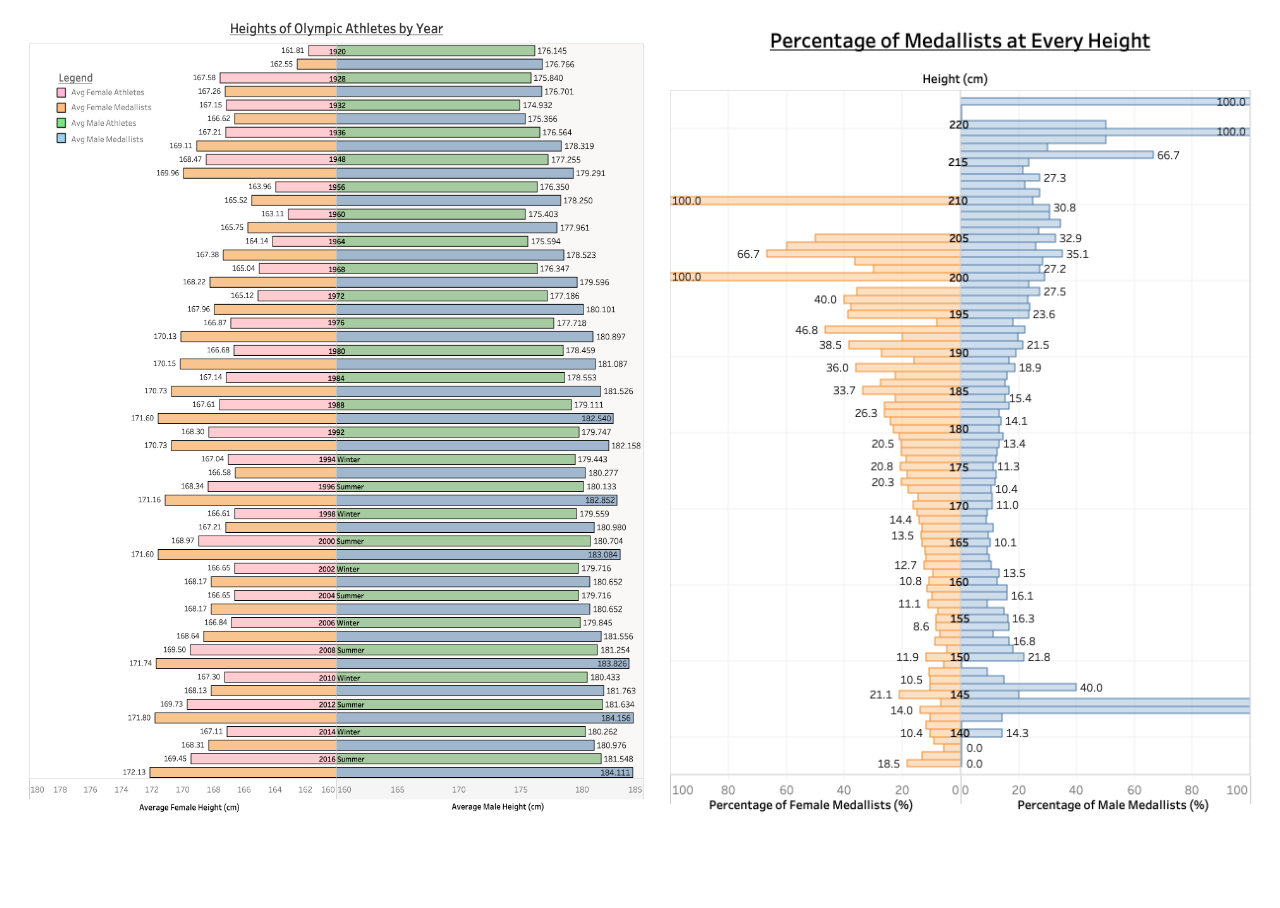
<file: vis/athletes_heights.html>
<!DOCTYPE html>
<html lang="en" style="height: 100%">
  <head>
    <meta charset="UTF-8" />
    <title>Athletes Heights and Medals</title>
  </head>
  <body style="height: 100%">
    <div style="display: flex; height: 100%; justify-content: space-evenly">
      <img
        style="max-height: 90%; max-width: 50%"
        src="../png/Height of Olympic Athletes By Year.png"
      />
      <img
        style="max-height: 90%; max-width: 50%"
        src="../png/Percentage of Medallist at Every Height.png"
      />
    </div>
  </body>
</html>
</file>
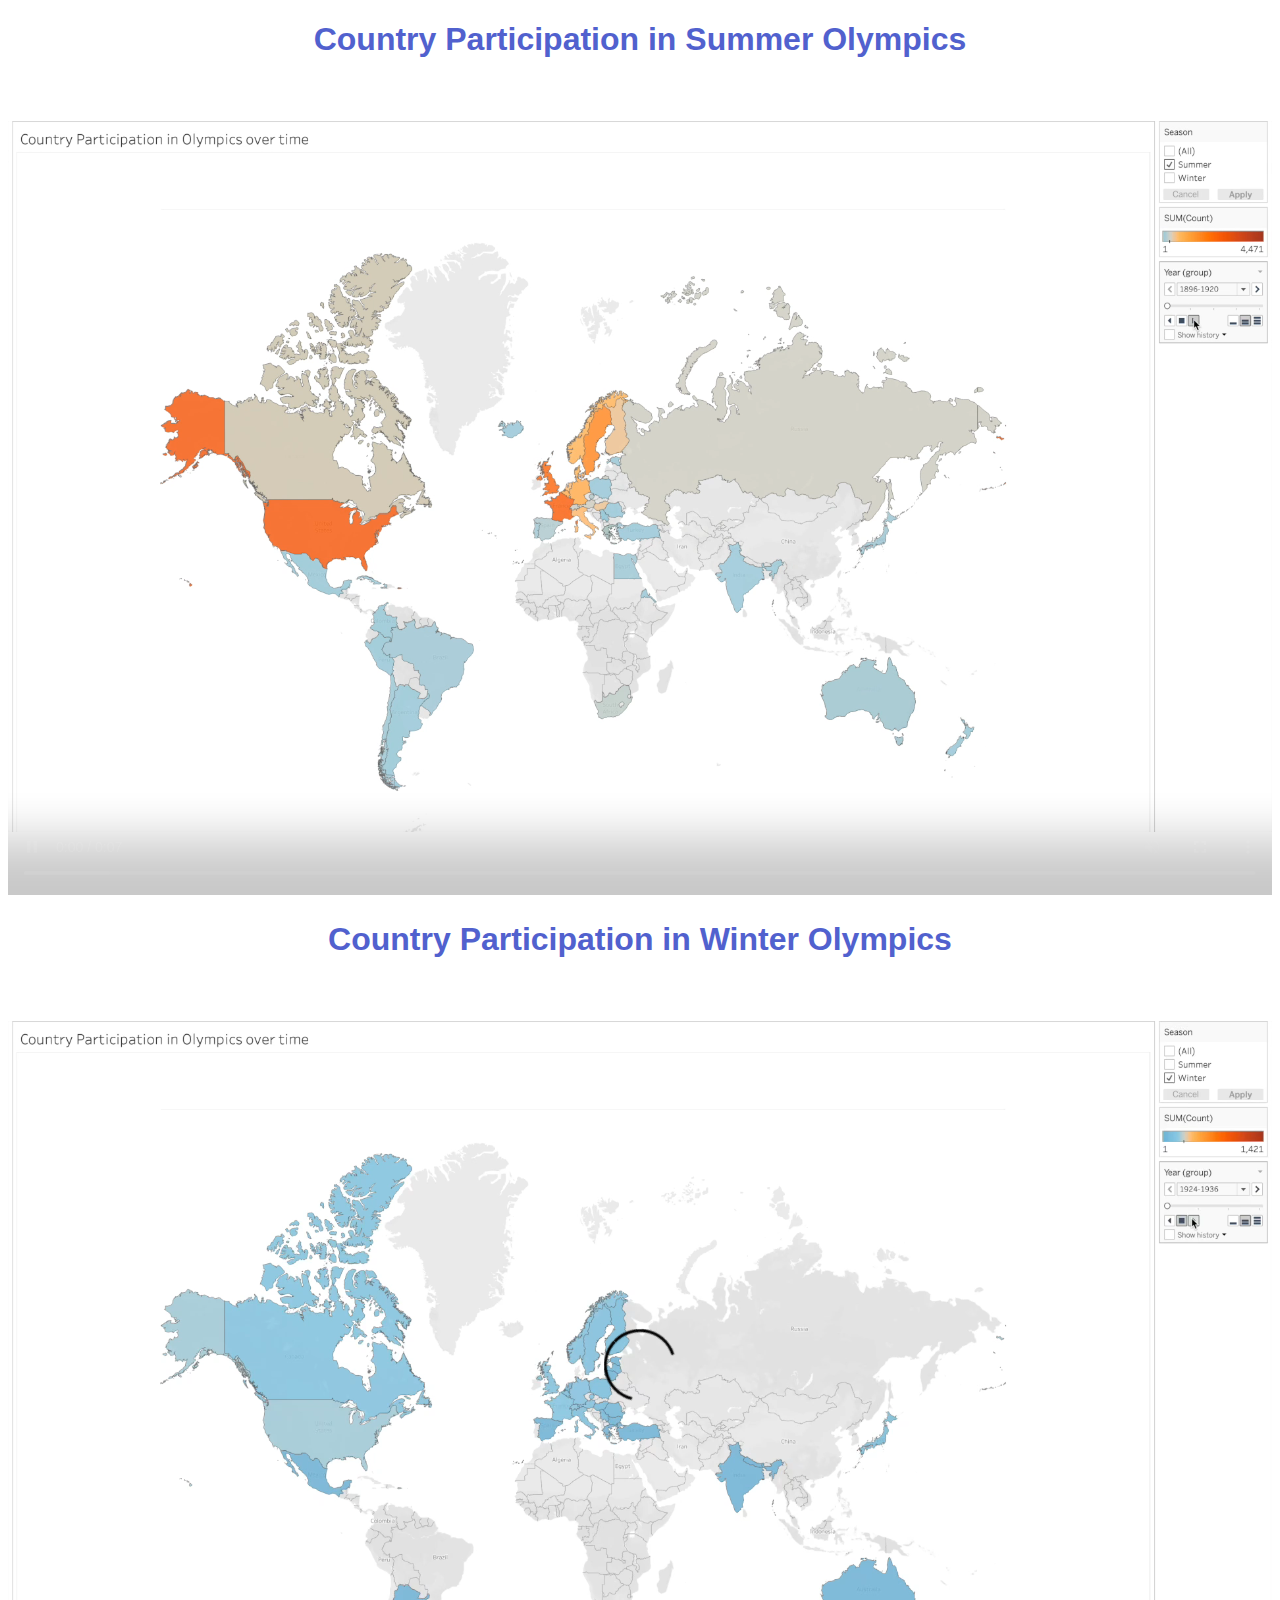
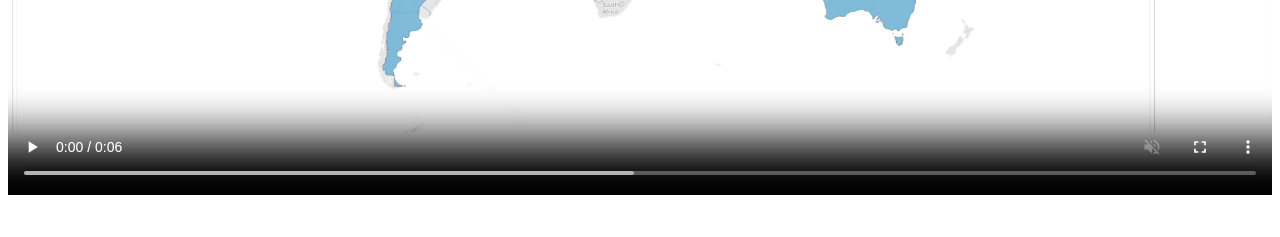
<file: vis/country_participation.html>
<!DOCTYPE html>
<html lang="en">
  <head>
    <meta charset="UTF-8" />
    <link rel="stylesheet" type="text/css" href="../css/common.css" />
  </head>
  <body>
    <h1 style="margin-bottom: 0">Country Participation in Summer Olympics</h1>
    <video
      muted
      autoplay
      loop
      controls
      src="../videos/SummerParticipation.mp4"
      style="height: 93vh; width: 100%; background-color: white"
    ></video>
    <h1 style="margin-bottom: 0">Country Participation in Winter Olympics</h1>
    <video
      muted
      autoplay
      loop
      controls
      src="../videos/WinterParticipation.mp4"
      style="
        height: 93vh;
        width: 100%;
        background-color: white;
        margin-bottom: 30px;
      "
    ></video>
  </body>
</html>
</file>
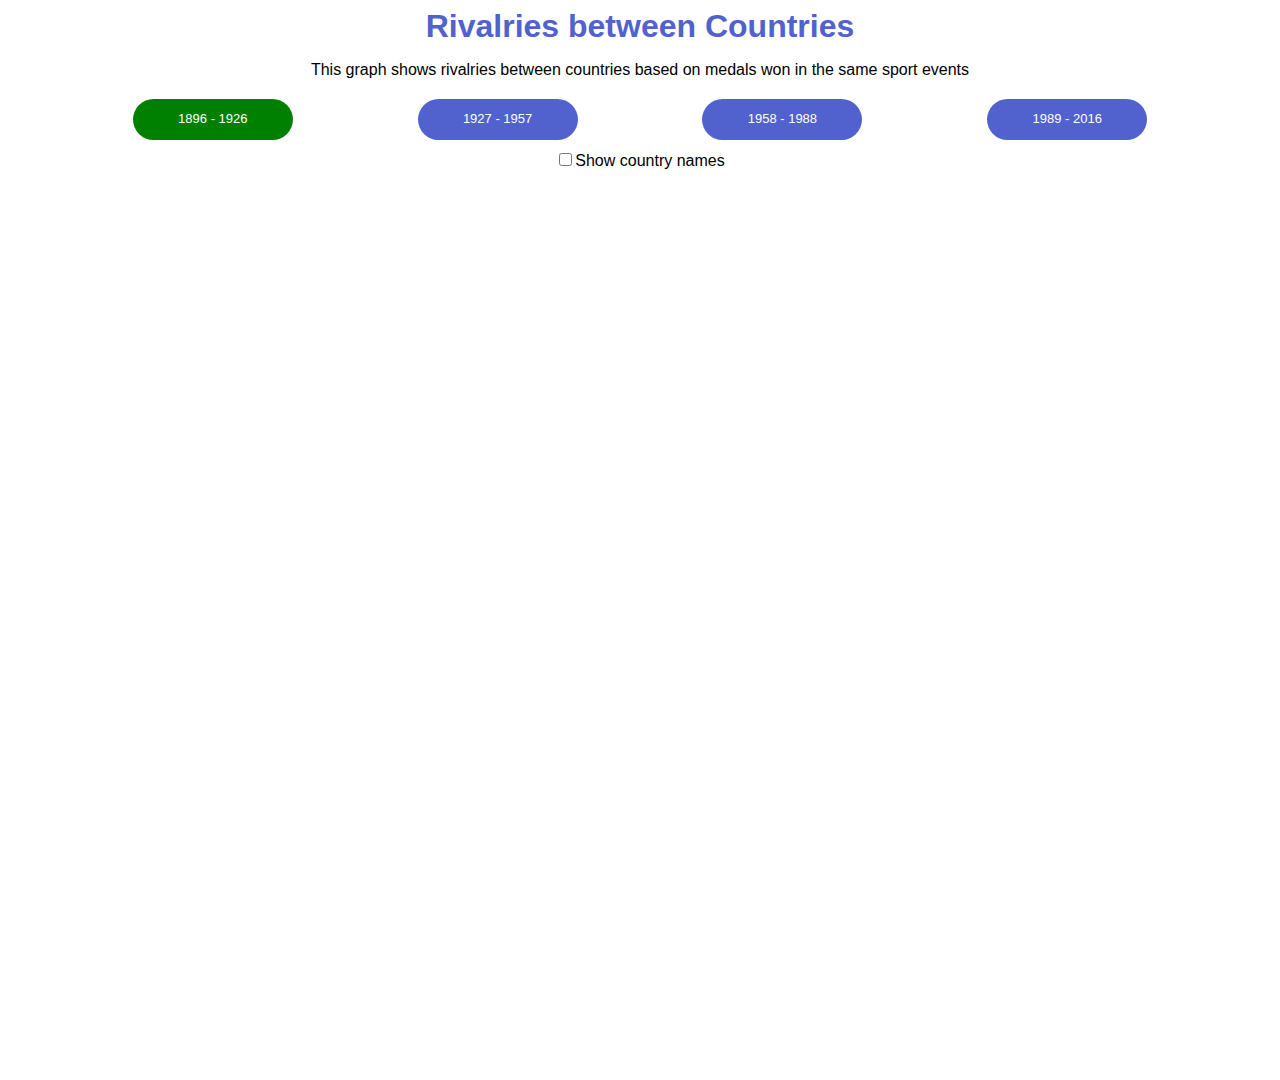
<file: vis/country_relations.html>
<!DOCTYPE html>
<html lang="en" style="height: 100%">
  <head>
    <link rel="stylesheet" type="text/css" href="../css/common.css" />
    <link
      rel="stylesheet"
      type="text/css"
      href="../css/country_relations.css"
    />
  </head>
  <body style="height: 100%">
    <h1 style="margin-top: 0; margin-bottom: 0">
      Rivalries between Countries
    </h1>
    <p style="text-align: center; margin-bottom: 0">
      This graph shows rivalries between countries based on medals won in
      the same sport events
    </p>
    <div style="padding: 10px">
      <div style="display: flex; justify-content: space-evenly">
        <button class="button pressed" id="step-1">1896 - 1926</button>
        <button class="button" id="step-2">1927 - 1957</button>
        <button class="button" id="step-3">1958 - 1988</button>
        <button class="button" id="step-4">1989 - 2016</button>
      </div>
      <div style="text-align: center">
        <input id="show_text" type="checkbox" /><span>Show country names</span>
      </div>
    </div>
    <div style="display: flex; justify-content: center">
      <div
        id="graph"
        style="text-align: center; width: 100%; height: 100vh"
      ></div>
    </div>
  </body>
  <script src="https://d3js.org/d3.v6.min.js"></script>
  <script type="text/javascript" src="../js/country_relations.js"></script>
</html>
</file>
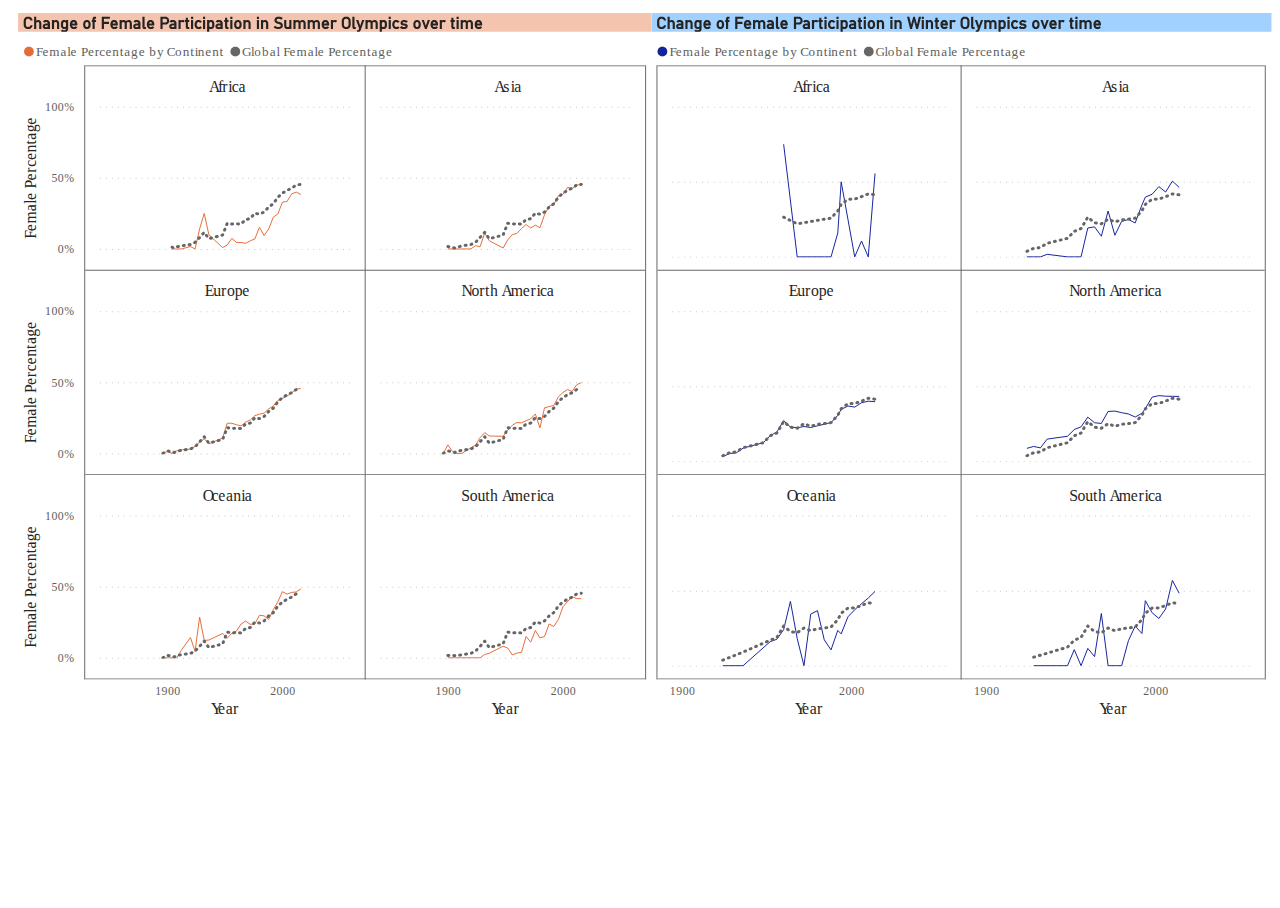
<file: vis/female_participation.html>
<!DOCTYPE html>
<html lang="en" style="height: 100%">
  <head>
    <meta charset="UTF-8" />
    <meta http-equiv="X-UA-Compatible" content="IE=edge" />
  </head>
  <body style="height: 100%">
    <div style="height: 100%; text-align: center;">
      <img
        style="max-width: 100%; max-height: 100%"
        src="../svg/Female_participation_viz_3.svg"
      />
    </div>
  </body>
</html>
</file>
<file: css/common.css>
:root {
  --navbar_base_color: #5161ce;
}
@import url("https://fonts.googleapis.com/css?family=Roboto");
body {
  font-family: "Roboto", sans-serif;
}

h1 {
  color: var(--navbar_base_color);
  text-align: center;
}
</file>
<file: css/country_relations.css>
:root {
  --color-ocean: #5161ce;
  --color-snow: #ffffff;
  --borderRadius: 36px;
  --font-face: -apple-system, BlinkMacSystemFont, "Segoe UI", Roboto, Helvetica,
    Arial, sans-serif, "Apple Color Emoji", "Segoe UI Emoji", "Segoe UI Symbol";
}

.button {
  display: flex;
  overflow: hidden;

  margin: 10px;
  padding: 12px 12px;

  cursor: pointer;
  user-select: none;
  transition: all 150ms linear;
  text-align: center;
  white-space: nowrap;
  text-decoration: none !important;
  text-transform: none;
  text-transform: capitalize;

  color: #fff;
  border: 0 none;
  border-radius: var(--borderRadius);

  font-size: 13px;
  font-weight: 500;
  line-height: 1.3;

  -webkit-appearance: none;
  -moz-appearance: none;
  appearance: none;

  justify-content: center;
  align-items: center;
  flex: 0 0 160px;

  box-shadow: 2px 5px 10px var(--color-smoke);
  color: var(--color-snow);
  background: var(--color-ocean);
}

.button:hover {
  transition: all 150ms linear;
  opacity: 0.85;
}

.button:active {
  transition: all 150ms linear;
  opacity: 0.75;
}

.button:focus {
  outline: 1px dotted #959595;
  outline-offset: -4px;
}

.button:disabled {
  background-color: gray;
  cursor: not-allowed;
}

.button.pressed {
  background-color: green;
}
</file>
